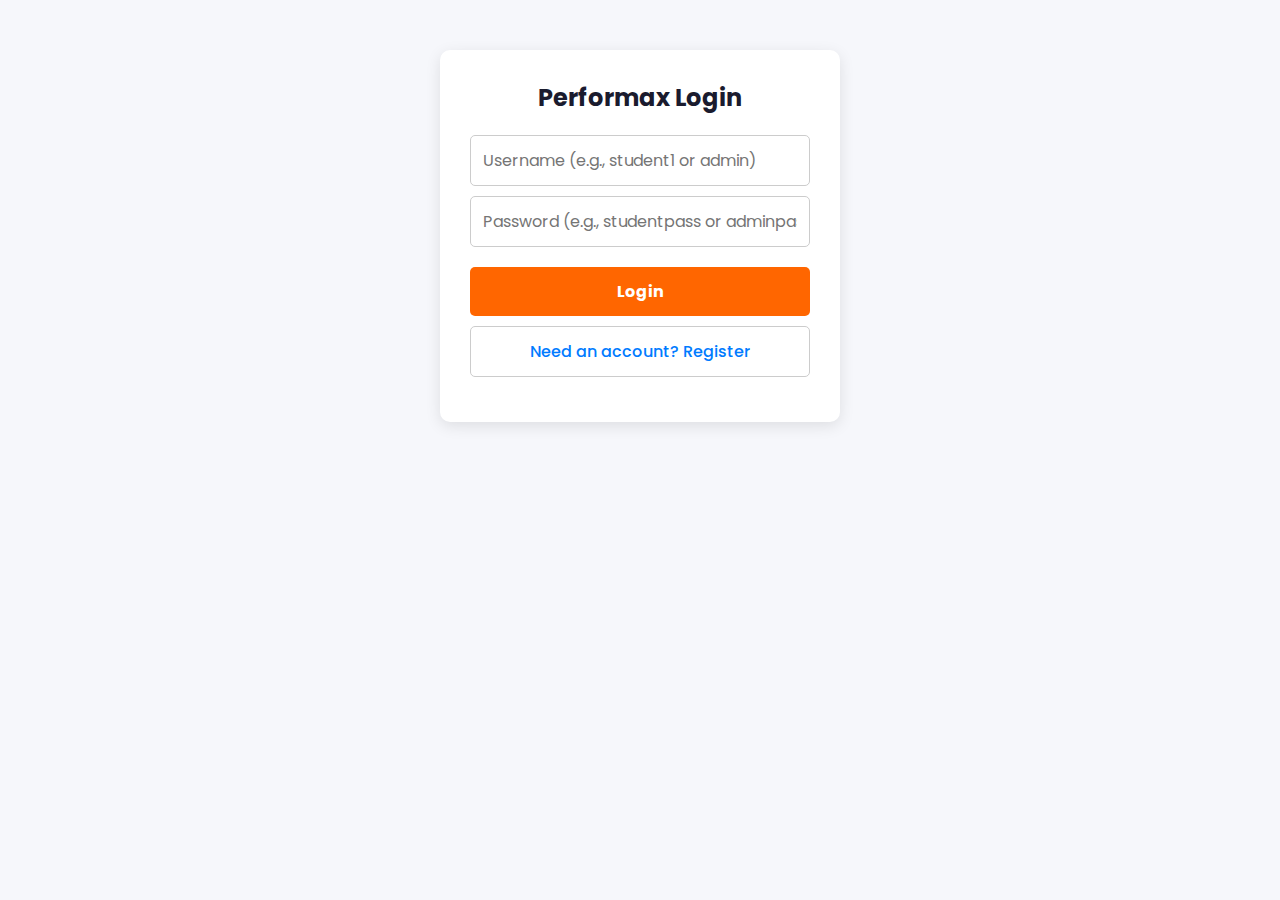
<file: Performax/Performax_Frontend/index.html>
<!DOCTYPE html>
<html lang="en">
<head>
    <meta charset="UTF-8" />
    <meta name="viewport" content="width=device-width, initial-scale=1.0" />
    <title>Performax Login</title>
    <link href="https://fonts.googleapis.com/css2?family=Poppins:wght@400;500;700&display=swap" rel="stylesheet">
    <link rel="stylesheet" href="style.css">
</head>
<body>
    <div class="login-container">
        <h2 id="form-title">Performax Login</h2>

        <div id="login-section">
            <input type="text" id="username" placeholder="Username (e.g., student1 or admin)" required />
            <input type="password" id="password" placeholder="Password (e.g., studentpass or adminpass)" required />
            <button onclick="login()">Login</button>
            <button class="switch-btn" onclick="showRegister()">Need an account? Register</button>
        </div>

        <div id="register-section" class="hidden">
            <input type="text" id="reg-username" placeholder="New Username" required />
            <input type="password" id="reg-password" placeholder="New Password" required />
            <input type="text" id="reg-fullname" placeholder="Full Name (Optional)" />
            <button onclick="register()">Register</button>
            <button class="switch-btn" onclick="showLogin()">Already registered? Back to Login</button>
        </div>
        
        <p id="message"></p>
    </div>

    <script src="script.js?v=3"></script>
</body>
</html>
</file>
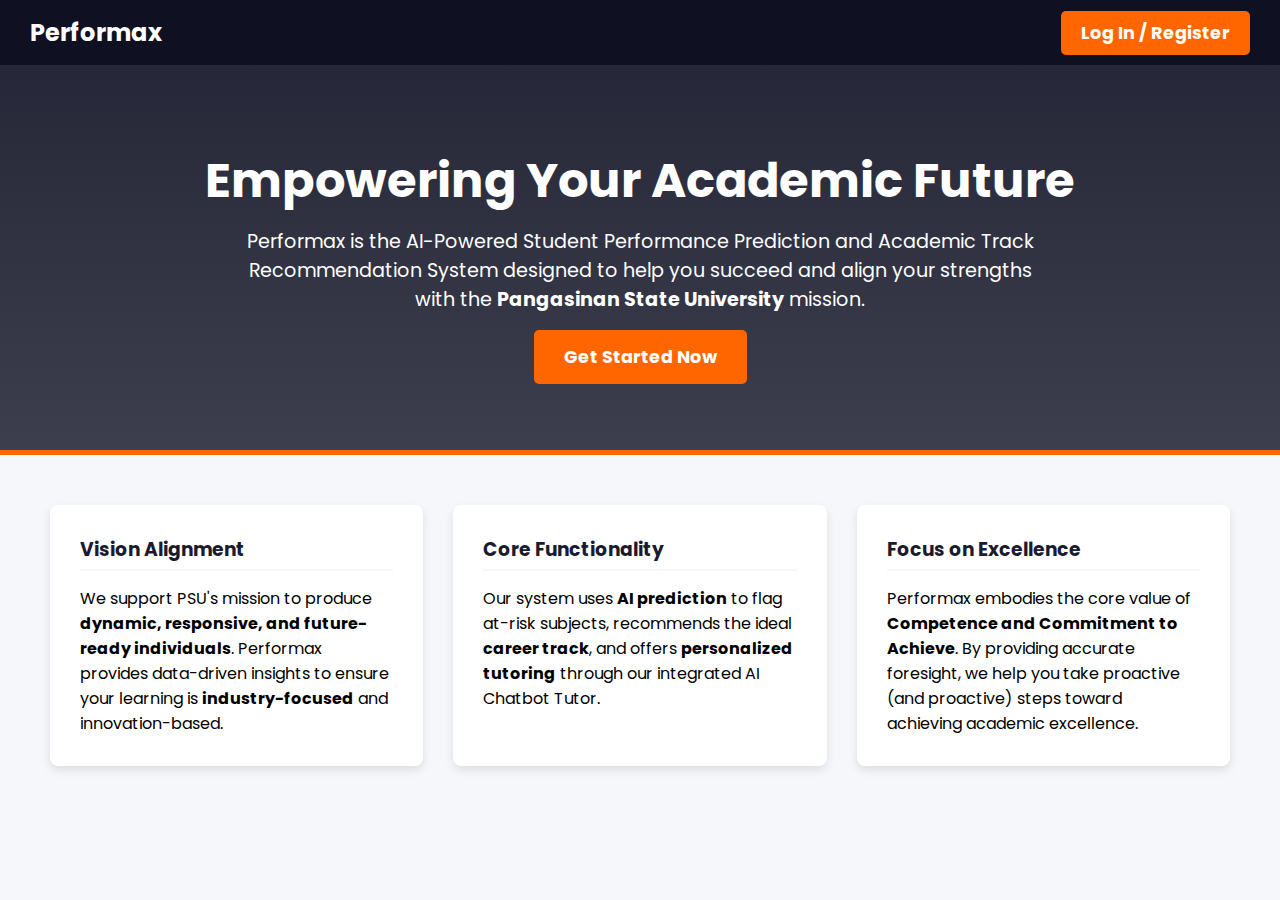
<file: Performax/Performax_Frontend/home.html>
<!DOCTYPE html>
<html lang="en">
<head>
    <meta charset="UTF-8">
    <meta name="viewport" content="width=device-width, initial-scale=1.0">
    <title>Performax - AI Student Success System</title>
    <link href="https://fonts.googleapis.com/css2?family=Poppins:wght@400;500;700&display=swap" rel="stylesheet">
    <link rel="stylesheet" href="style.css">
    <style>
        .home-hero {
            background: linear-gradient(rgba(15, 16, 34, 0.9), rgba(15, 16, 34, 0.8));
            color: white;
            padding: 80px 50px;
            text-align: center;
            border-bottom: 5px solid #ff6600;
        }
        .home-hero h1 {
            font-size: 3em;
            margin-bottom: 10px;
        }
        .home-hero p {
            font-size: 1.2em;
            margin-bottom: 30px;
            max-width: 800px;
            margin-left: auto;
            margin-right: auto;
        }
        .cta-button {
            background: #ff6600;
            color: white;
            padding: 15px 30px;
            border-radius: 5px;
            text-decoration: none;
            font-weight: bold;
            font-size: 1.1em;
            transition: background 0.3s;
        }
        .cta-button:hover {
            background: #e65c00;
        }
        .mission-section {
            display: flex;
            padding: 50px 50px;
            gap: 30px;
            justify-content: space-around;
            flex-wrap: wrap; /* Added for responsiveness */
        }
        .mission-card {
            background: white;
            padding: 30px;
            border-radius: 8px;
            box-shadow: 0 4px 10px rgba(0,0,0,0.1);
            flex: 1;
            min-width: 300px;
        }
        .mission-card h3 {
            color: #1a1b2e;
            margin-bottom: 15px;
            border-bottom: 2px solid #f6f7fb;
            padding-bottom: 5px;
        }
        .home-nav {
            background-color: #0f1022; 
            padding: 15px 30px;
            display: flex;
            justify-content: space-between;
            align-items: center;
        }
    </style>
</head>
<body>

    <nav class="home-nav">
        <div class="nav-left">
            <h1 style="color: white; font-size: 1.5em; margin: 0;">Performax</h1>
        </div>
        <div>
            <a href="index.html" class="cta-button" style="padding: 10px 20px;">Log In / Register</a>
        </div>
    </nav>

    <div class="home-hero">
        <h1>Empowering Your Academic Future</h1>
        <p>Performax is the AI-Powered Student Performance Prediction and Academic Track Recommendation System designed to help you succeed and align your strengths with the <strong>Pangasinan State University</strong> mission.</p>
        <a href="index.html" class="cta-button">Get Started Now</a>
    </div>

    <div class="mission-section">
        <div class="mission-card">
            <h3>Vision Alignment</h3>
            <p>We support PSU's mission to produce <strong>dynamic, responsive, and future-ready individuals</strong>. Performax provides data-driven insights to ensure your learning is <strong>industry-focused</strong> and innovation-based.</p>
        </div>
        <div class="mission-card">
            <h3>Core Functionality</h3>
            <p>Our system uses <strong>AI prediction</strong> to flag at-risk subjects, recommends the ideal <strong>career track</strong>, and offers <strong>personalized tutoring</strong> through our integrated AI Chatbot Tutor.</p>
        </div>
        <div class="mission-card">
            <h3>Focus on Excellence</h3>
            <p>Performax embodies the core value of <strong>Competence and Commitment to Achieve</strong>. By providing accurate foresight, we help you take proactive (and proactive) steps toward achieving academic excellence.</p>
        </div>
    </div>
    
    <script src="script.js?v=3"></script>
</body>
</html>
</file>
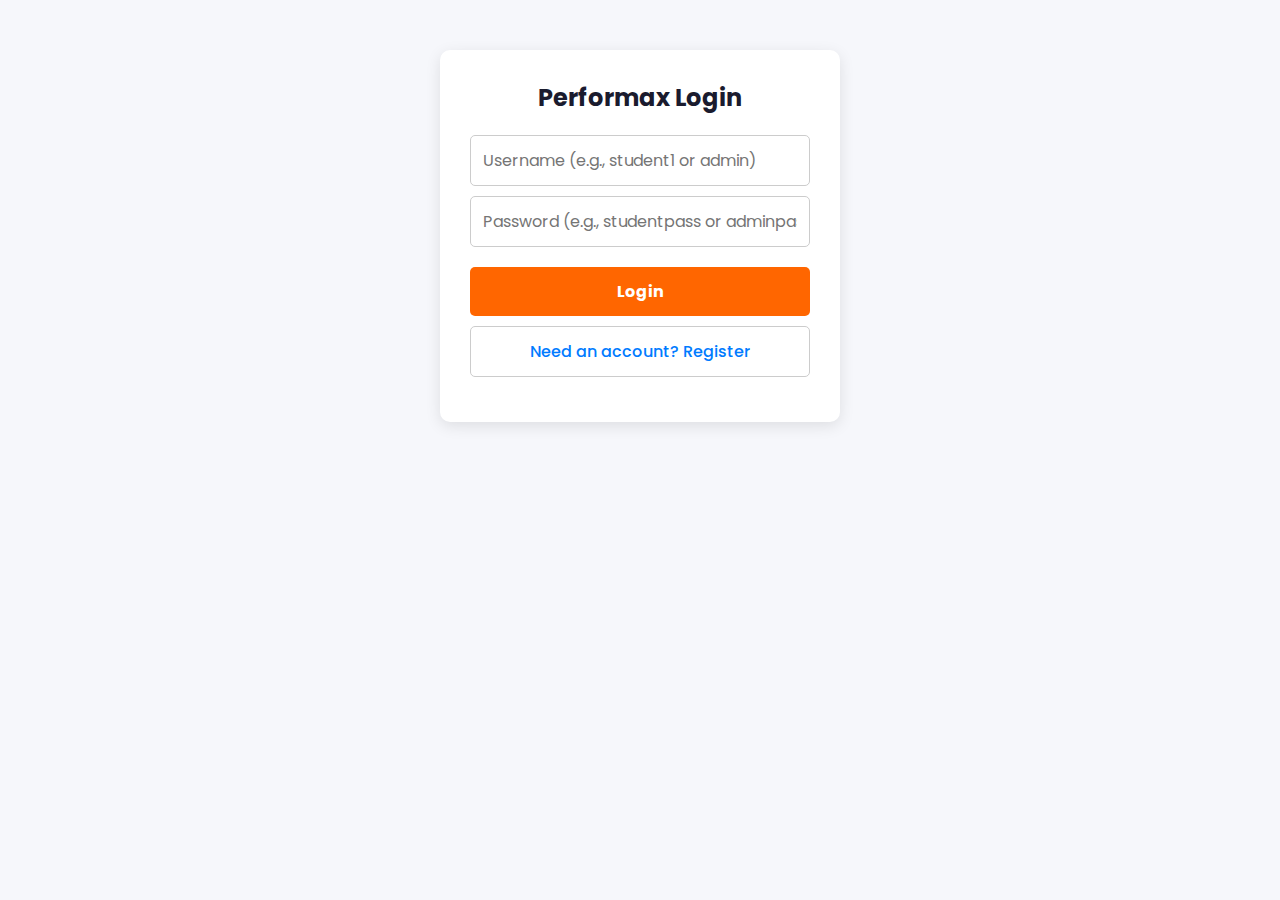
<file: Performax/Performax_Frontend/user_management.html>
<!DOCTYPE html>
<html lang="en">
<head>
    <meta charset="UTF-8" />
    <meta name="viewport" content="width=device-width, initial-scale=1.0" />
    <title>Performax User Management</title>
    <link href="https://fonts.googleapis.com/css2?family=Poppins:wght@400;500;700&display=swap" rel="stylesheet">
    <link rel="stylesheet" href="https://cdnjs.cloudflare.com/ajax/libs/font-awesome/5.15.4/css/all.min.css">
    <link rel="stylesheet" href="style.css">
</head>
<body>
    <div class="admin-page-container">
        <div class="sidebar">
            <div class="sidebar-header">
                <img src="performax_logo.png" alt="PSU Logo">
                <h3>Psu, Urdaneta City</h3>
            </div>
            <nav>
                <a href="admin_dashboard.html"><i class="fas fa-home"></i> Dashboard</a>
                <a href="user_management.html" class="active" id="nav-user-management"><i class="fas fa-users-cog"></i> User Management</a>
                <a href="reports.html"><i class="fas fa-chart-bar"></i> Reports & Analytics</a>
                <div class="nav-group-title">Manage Classes</div>
                <a href="#">App Dev 3B <span class="new-tag">NEW</span></a>
                <a href="#">App Dev 3A <span class="new-tag">NEW</span></a>
            </nav>
        </div>

        <div style="width: 100%;">
            <div class="topbar">
                <i class="fas fa-bell notification-bell"></i>
                <button onclick="logout()" class="logout-btn">Log out</button>
            </div>
            <div class="main-content" style="padding: 30px;">
                <div class="content-header">
                    <h1>User Management</h1>
                    <button class="add-user-btn" onclick="openUserModal()">
                        <i class="fas fa-plus"></i> Add New User
                    </button>
                </div>
                <p style="margin-bottom: 20px; color: #555;">Create, view, update, and delete user accounts.</p>
                
                <div class="user-table-container">
                    <table class="user-table">
                        <thead>
                            <tr>
                                <th>ID</th>
                                <th>Full Name</th>
                                <th>Username</th>
                                <th>Role</th>
                                <th>Actions</th>
                            </tr>
                        </thead>
                        <tbody id="user-table-body">
                            </tbody>
                    </table>
                </div>
            </div>
        </div>
    </div>

    <div id="user-modal" class="modal" onclick="closeUserModal()">
        <div class="modal-content" onclick="event.stopPropagation()">
            <span class="close-btn" onclick="closeUserModal()">&times;</span>
            <h2 id="modal-title">Add New User</h2>
            <form id="user-form" onsubmit="handleUserFormSubmit(event)">
                <input type="hidden" id="user-id">
                <label for="full_name">Full Name:</label>
                <input type="text" id="full_name" required>
                <label for="username">Username:</label>
                <input type="text" id="username" required>
                <label for="password">Password (leave blank to keep unchanged):</label>
                <input type="password" id="password">
                <label for="role">Role:</label>
                <select id="role">
                    <option value="student">Student</option>
                    <option value="faculty">Faculty</option>
                    <option value="admin">Admin</option>
                </select>
                <button type="submit" id="modal-submit-btn">Create User</button>
            </form>
        </div>
    </div>

    <script src="script.js?v=3"></script>
</body>
</html>
</file>
<file: Performax/Performax_Frontend/style.css>
/* General Reset & Body */
* { box-sizing: border-box; margin: 0; padding: 0; }
body {
    font-family: "Poppins", sans-serif;
    background-color: #f6f7fb;
}

/* --- Login/Register Page (index.html) --- */
.login-container {
    background: white;
    padding: 30px;
    border-radius: 10px;
    box-shadow: 0 4px 15px rgba(0,0,0,0.1);
    width: 90%;
    max-width: 400px;
    margin: 50px auto;
}
.login-container h2 { text-align: center; color: #1a1b2e; margin-bottom: 20px; }
.login-container input, .login-container button {
    display: block; width: 100%; margin-top: 10px; padding: 12px;
    border-radius: 5px; border: 1px solid #ccc; font-family: inherit; font-size: 1em;
}
.login-container button:not(.switch-btn) {
    background: #ff6600; color: white; border: none; cursor: pointer;
    font-weight: bold; margin-top: 20px; transition: background 0.3s;
}
.login-container button:not(.switch-btn):hover { background: #e65c00; }
.switch-btn {
    background: none; color: #007bff; border: none; cursor: pointer;
    margin-top: 15px; padding: 0; font-weight: 500;
}
.hidden { display: none; }
#message { margin-top: 15px; text-align: center; font-weight: bold; }

/* --- Shared Admin/Dashboard Layout --- */
.admin-page-container, .student-page-container { display: flex; min-height: 100vh; }
.sidebar {
    width: 250px; background-color: #0f1022; color: white;
    padding: 20px 0; display: flex; flex-direction: column;
    flex-shrink: 0; box-shadow: 2px 0 5px rgba(0, 0, 0, 0.1);
}
.sidebar-header { text-align: center; margin-bottom: 30px; padding: 0 15px; }
.sidebar-header img { width: 60px; height: 60px; border-radius: 50%; margin-bottom: 10px; background: white; }
.sidebar-header h3, .sidebar-header p { margin: 0; }
.sidebar nav { width: 100%; }
.sidebar nav a {
    display: flex; align-items: center; padding: 14px 25px; color: #ccc;
    text-decoration: none; transition: all 0.2s; font-size: 0.95em; gap: 15px;
}
.sidebar nav a.active, .sidebar nav a:hover { background-color: #007bff; color: white; }
.sidebar .nav-group-title {
    color: #ccc; font-weight: bold; text-transform: uppercase; font-size: 0.9em;
    margin-top: 20px; margin-bottom: 10px; padding: 0 25px;
}
.new-tag {
    background-color: #28a745; color: white; font-size: 0.7em;
    padding: 2px 6px; border-radius: 4px; margin-left: auto; font-weight: bold;
}
.topbar {
    height: 60px; display: flex; justify-content: flex-end; align-items: center;
    padding: 0 30px; gap: 20px; background: #ffc928;
}
.notification-bell { font-size: 1.3em; color: #0f1022; cursor: pointer; }
.logout-btn {
    background: #0f1022; color: white; padding: 8px 18px; border: none;
    border-radius: 5px; cursor: pointer; font-weight: 500; font-family: inherit;
}

/* --- User Management Page (user_management.html) --- */
.content-header { display: flex; justify-content: space-between; align-items: center; margin-bottom: 10px; }
.add-user-btn {
    background: #007bff; color: white; border: none; padding: 10px 15px;
    border-radius: 5px; cursor: pointer; font-weight: 500; font-size: 0.9em;
}
.add-user-btn i { margin-right: 5px; }
.user-table-container { background: white; border-radius: 8px; box-shadow: 0 4px 10px rgba(0,0,0,0.05); overflow: hidden;}
.user-table { width: 100%; border-collapse: collapse; }
.user-table th, .user-table td { padding: 15px; text-align: left; border-bottom: 1px solid #eee; }
.user-table th { background-color: #f9f9f9; font-weight: 600; }
.role-tag { padding: 4px 8px; border-radius: 12px; font-size: 0.8em; color: white; text-transform: capitalize; }
.role-admin { background-color: #dc3545; }
.role-faculty { background-color: #ffc107; color: #333; }
.role-student { background-color: #28a745; }
.user-table .actions button {
    background: none; border: none; cursor: pointer; padding: 5px; font-size: 1.1em;
}
.edit-btn { color: #007bff; }
.delete-btn { color: #dc3545; }

/* --- Modal Styles --- */
.modal {
    display: none; position: fixed; z-index: 1000; left: 0; top: 0;
    width: 100%; height: 100%; overflow: auto; background-color: rgba(0,0,0,0.5);
    align-items: center; justify-content: center;
}
.modal-content {
    background-color: #fefefe; padding: 25px;
    border: 1px solid #888; width: 90%; max-width: 500px;
    border-radius: 8px; position: relative;
    box-shadow: 0 5px 15px rgba(0,0,0,0.3);
}
.close-btn { color: #aaa; float: right; font-size: 28px; font-weight: bold; cursor: pointer; }
#user-form label { display: block; margin-top: 15px; margin-bottom: 5px; font-weight: 500; }
#user-form input, #user-form select { width: 100%; padding: 10px; border-radius: 5px; border: 1px solid #ccc; }
#user-form button {
    width: 100%; padding: 12px; margin-top: 20px; background: #007bff;
    color: white; border: none; border-radius: 5px; cursor: pointer; font-size: 1.1em;
}

/* --- Reports Page (reports.html) --- */
.reports-grid {
    display: grid;
    grid-template-columns: repeat(auto-fit, minmax(400px, 1fr));
    gap: 30px;
}
.chart-container {
    background: white;
    padding: 20px;
    border-radius: 8px;
    box-shadow: 0 4px 10px rgba(0,0,0,0.05);
    margin-bottom: 30px;
}

/* --- Dashboard Specific --- */
.risk-low { color: green; font-weight: bold; }
.risk-medium { color: orange; font-weight: bold; }
.risk-high { color: red; font-weight: bold; }
.track-recommendation { background:#f4f4f4; padding:15px; border-radius:5px; margin-top: 10px; }
.track-recommendation strong { font-size: 1.1em; color: #007bff; }
.track-recommendation span { float: right; font-weight: bold; }
.track-recommendation p { font-size: 0.9em; color: #555; margin-top: 5px; }
.chat-user { text-align: right; color:#1a1b2e; margin: 5px 0; }
.chat-bot { background: #e6f7ff; padding: 8px; border-radius: 5px; margin: 5px 0;}
</file>
